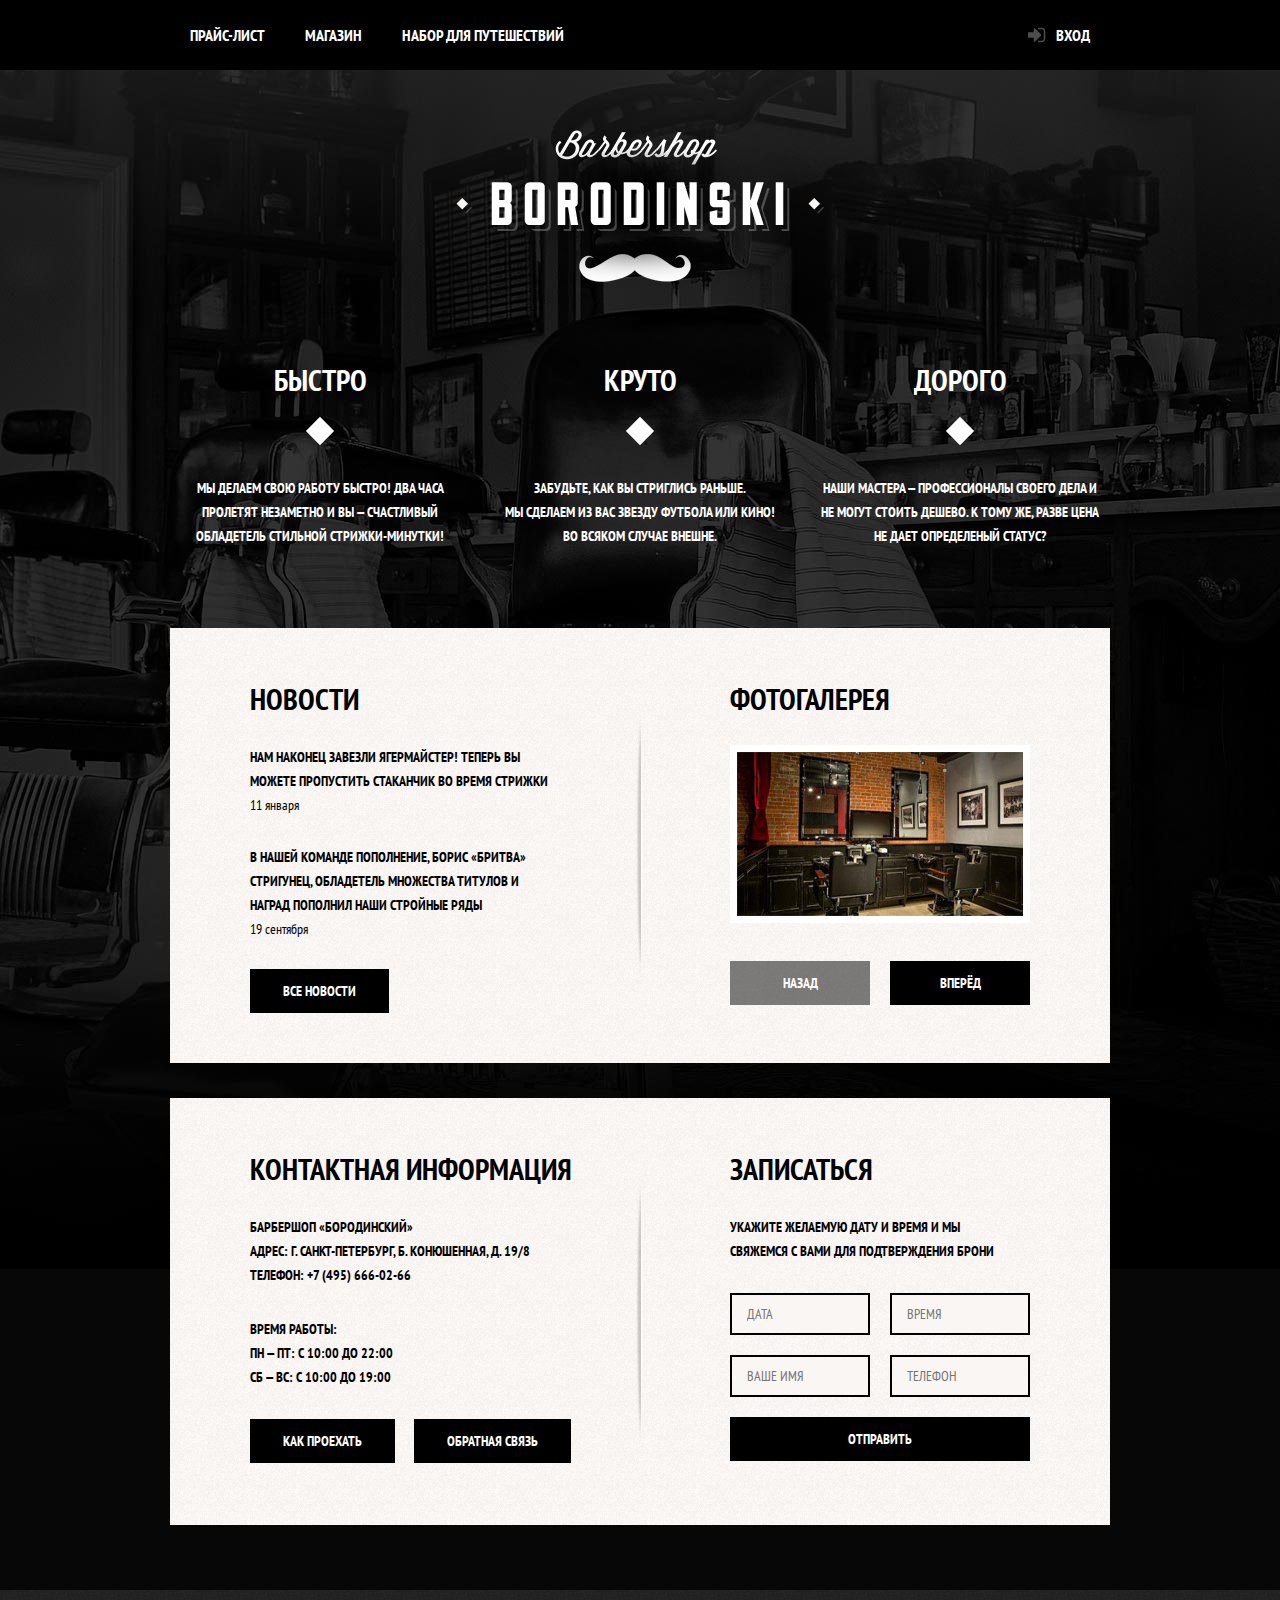
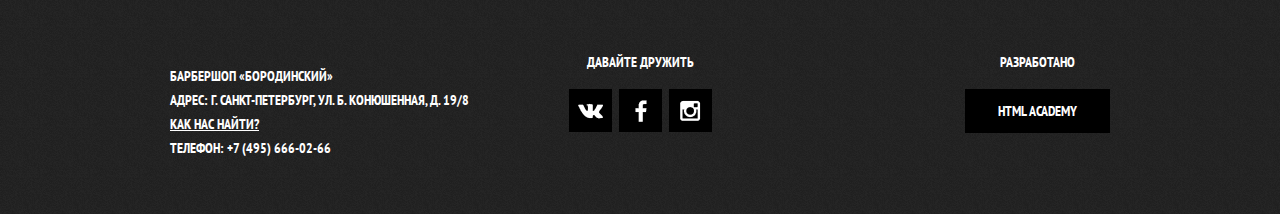
<file: index.html>
<html lang="ru">

<head>
    <meta charset="UTF-8">
    <meta http-equiv="Cache-Control" content="no-cache">
    <title>Барбершоп бородинский жопинский</title>
    <link rel="stylesheet" href="css/style.css">
    <link href="https://fonts.googleapis.com/css?family=PT+Sans+Narrow:400,700&amp;subset=cyrillic" rel="stylesheet">

</head>

<body class="index">
    <header class="main-header">
        <div class="container clearfix">
            <nav class="main-navigation">
                <ul>
                    <li><a href="price.html">Прайс-лист</a></li>
                    <li><a href="shop.html">Магазин</a></li>
                    <li><a href="item.html">НАБОР ДЛЯ ПУТЕШЕСТВИЙ</a></li>
                </ul>
            </nav>
            <div class="user-block">
                <a class="login" href="#">Вход</a>
            </div>
        </div>
    </header>

    <main class="container">
        <div class="index-logo">
            <img src="img/index-logo.png" alt="Барбершоп бородинский" width="368" height="204">
        </div>
        <section class="features clearfix">
            <div class="features-item">
                <b class="features-name">Быстро</b>
                <p>Мы делаем свою работу быстро! два часа пролетят незаметно и вы — счастливый обладетель стильной стрижки-минутки!</p>
            </div>
            <div class="features-item">
                <b class="features-name">Круто</b>
                <p>Забудьте, как вы стриглись раньше.<br>Мы сделаем из вас звезду футбола или кино! во всяком случае внешне.</p>
            </div>
            <div class="features-item">
                <b class="features-name">Дорого</b>
                <p>Наши мастера — профессионалы своего дела и не могут стоить дешево. к тому же, разве цена не дает определеный статус?</p>
            </div>
        </section>

        <div class="index-content clearfix">
            <div class="index-content-left">
                <h2 class="index-content-title">Новости</h2>
                <ul class="news-preview">
                    <li>
                        <p>Нам наконец завезли ягермайстер! теперь вы можете пропустить стаканчик во время стрижки</p>
                        <time datetime="2016-01-11">11 января</time>
                    </li>
                    <li>
                        <p>В нашей команде пополнение, борис «бритва» стригунец, обладетель множества титулов и наград пополнил наши стройные ряды</p>
                        <time datetime="2016-19-09">19 сентября</time>
                    </li>
                </ul>
                <a href="#" class="btn">Все новости</a>
            </div>
            <div class="index-content-right">
                <h2 class="index-content-title">Фотогалерея</h2>
                <div class="gallery">
                    <figure class="gallery-content">
                        <img src="img/photo-1.jpg" alt="" width="286" height="164">
                    </figure>
                    <button class="btn disabled gallery-prev">Назад</button>
                    <button class="btn gallery-next">Вперёд</button>
                </div>
            </div>

        </div>

        <div class="index-content clearfix">
            <div class="index-content-left">
                <h2 class="index-content-title">Контактная информация</h2>
                <p>Барбершоп «Бородинский» <br> адрес: г. Санкт-Петербург, б. Конюшенная, д. 19/8 <br> телефон: +7 (495) 666-02-66 </p>

                <p>время работы: <br> пн — пт: с 10:00 до 22:00 <br> сб — вс: с 10:00 до 19:00</p>
                <a href="#" class="btn js-open-map">Как проехать</a>
                <a href="#" class="btn">Обратная связь</a>
            </div>
            <div class="index-content-right">
                <h2 class="index-content-title">Записаться</h2>
                <p>Укажите желаемую дату и время и мы свяжемся с вами для подтверждения брони</p>
                <form action="https://echo.htmlacademy.ru" method="post" class="appointment-form">
                    <input type="text" name="date" value="" placeholder="Дата">
                    <input type="text" name="time" value="" placeholder="Время">
                    <input type="text" name="name" value="" placeholder="Ваше имя">
                    <input type="tel" name="phone" value="" placeholder="Телефон">
                    <button class="btn" type="submit">Отправить</button>
                </form>
            </div>
        </div>

    </main>

    <footer class="main-footer index">
        <div class="container clearfix">
            <section class="footer-contacts">
                <p>Барбершоп «Бородинский» <br> адрес: г. Санкт-Петербург, ул. б. Конюшенная, д. 19/8 <br>
                    <a href="#">Как нас найти?</a> <br> телефон: +7 (495) 666-02-66</p>
            </section>
            <section class="footer-social">
                <p>Давайте дружить</p>
                <a href="#" class="social-btn social-btn-vk">Вконтакте</a>
                <a href="#" class="social-btn social-btn-fb">Фейсбук</a>
                <a href="#" class="social-btn social-btn-inst">Инстаграм</a>
            </section>
            <section class="footer-copyright">
                <p>Разработано</p>
                <a href="#" class="btn">html academy</a>
            </section>
        </div>
    </footer>

    <div class="modal-content">
        <button class="modal-content-close" type="button" title="Закрыть">Закрыть</button>
        <h2 class="modal-content-title">Личный кабинет</h2>
        <p>Введите свой логин и пароль</p>
        <form action="https://echo.htmlacademy.ru" method="post" class="login-form">
            <input type="text" name="login" class="icon-user" placeholder="Логин" required>
            <input type="password" class="icon-password" name="password" placeholder="Пароль" required>
            <label class="login-checkbox">
                <input type="checkbox" name="remember">
                <span class="checkbox-indicator"></span>
                Запомните меня
            </label>
            <a href="#" class="restore">Я забыл пароль!</a>
            <button class="btn">Войти</button>
        </form>
    </div>
    <div class="modal-content-map">
        <button class="modal-content-close" type="button" title="Закрыть">Закрыть</button>
        <iframe src="https://www.google.com/maps/embed?pb=!1m18!1m12!1m3!1d1998.5991043651577!2d30.3208946158674!3d59.93879418187627!2m3!1f0!2f0!3f0!3m2!1i1024!2i768!4f13.1!3m3!1m2!1s0x4696310fca5ba729%3A0xea9c53d4493c879f!2z0JHQvtC70YzRiNCw0Y8g0JrQvtC90Y7RiNC10L3QvdCw0Y8g0YPQuy4sIDE5LCDQodCw0L3QutGCLdCf0LXRgtC10YDQsdGD0YDQsywgMTkxMTg2!5e0!3m2!1sru!2sru!4v1496093606649"
            width="766" height="561" frameborder="0" style="border:0" allowfullscreen></iframe>
        <div id="yandex-map"></div>
    </div>
    <div class="modal-overlay"></div>

    <script>
        var login = document.querySelector(".login");
        var popup = document.querySelector(".modal-content");
        var close = document.querySelector(".modal-content-close");
        var overlay = document.querySelector(".modal-overlay");
        var mapOpen = document.querySelector(".js-open-map");
        var mapPopup = document.querySelector(".modal-content-map");
        var mapClose = mapPopup.querySelector(".modal-content-close");

        login.addEventListener("click", function(event) {
            event.preventDefault();
            popup.classList.add("modal-content-show");
            overlay.classList.add("modal-content-show");
        });

        close.addEventListener("click", function(event) {
            popup.classList.remove("modal-content-show");
            overlay.classList.remove("modal-content-show");
        });

        overlay.addEventListener("click", function(event) {
            popup.classList.remove("modal-content-show");
            overlay.classList.remove("modal-content-show");
            mapPopup.classList.remove("modal-content-show");
        });

        window.addEventListener("keydown", function(event) {
            if (event.keyCode === 27) {
                popup.classList.remove("modal-content-show");
                overlay.classList.remove("modal-content-show");
                mapPopup.classList.remove("modal-content-show");
            }
        });

        mapOpen.addEventListener("click", function(event) {
            event.preventDefault();
            mapPopup.classList.add("modal-content-show");
            overlay.classList.add("modal-content-show");
        });

        mapClose.addEventListener("click", function(event) {
            mapPopup.classList.remove("modal-content-show");
            overlay.classList.remove("modal-content-show");
        });

        document.write('<script src="http://' + (location.host || 'localhost').split(':')[0] + ':35729/livereload.js?snipver=1"></' + 'script>')
    </script>
</body>

</html>
</file>
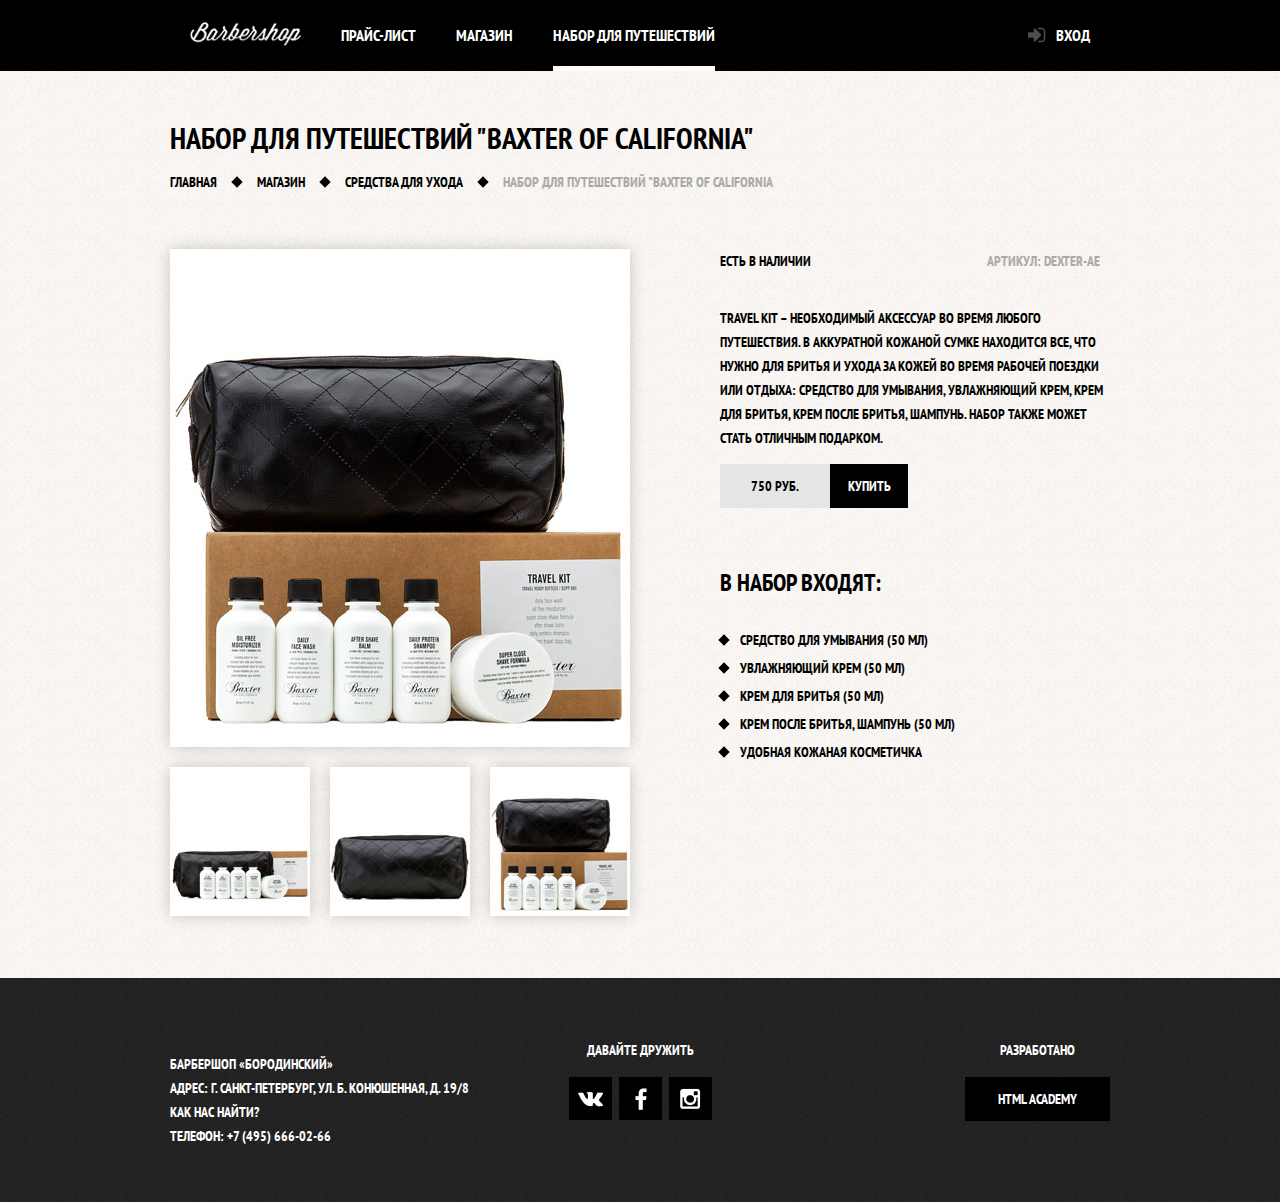
<file: item.html>
<html lang="ru">
<head>
    <meta charset="UTF-8">
    <meta http-equiv="Cache-Control" content="no-cache">
    <title>Набор для путешествий</title>
    <link rel="stylesheet" href="css/style.css">
    <link href="https://fonts.googleapis.com/css?family=PT+Sans+Narrow:400,700&amp;subset=cyrillic" rel="stylesheet">
</head>
<body>
    <header class="main-header">
        <div class="container clearfix">
            <nav class="main-navigation">
                <a href="index.html" class="logo-inner"><img src="img/inner-logo.png" alt="Главная страница" width="111" height="24"></a>
                <ul>
                    <li><a href="price.html">Прайс-лист</a></li>
                    <li><a href="shop.html">Магазин</a></li>
                    <li class="active"><a href="item.html">НАБОР ДЛЯ ПУТЕШЕСТВИЙ</a></li>
                </ul>
            </nav>
            <div class="user-block">
                <a class="login" href="#">Вход</a>
            </div>
        </div>
    </header>
    
    <main class="item container">
        <div class="inner-page-title">
            <h1 class="page-title">Набор для путешествий "BAXTER OF CALIFORNIA"</h1>
            <ul class="breadcrumbs">
                <li><a href="index.html">Главная</a></li>
                <li><a href="shop.html">Магазин</a></li>
                <li><a href="#">Средства для ухода</a></li>
                <li><a class="inactive">Набор для путешествий "BAXTER OF CALIFORNIA</a></li>
            </ul>
        </div>
      
        <div class="inner-content">
         <div class="inner-columns clearfix">
            <div class="column-left">
              <div class="photo-large">
                <img src="img/item-large.jpg" alt="фотография набора" width=460 height=498/>
              </div>
              <div class="photo-preview">
                <img src="img/item-small-1.jpg" alt="фотография набора" width=140 height=149/>
                <img src="img/item-small-2.jpg" alt="фотография набора" width=140 height=149/>
                <img src="img/item-small-3.jpg" alt="фотография набора" width=140 height=149/>
              </div>
            </div>
            <div class="column-right">
              <div class="available">
                  <span>есть в наличии</span>
                  <span class="inactive">артикул: dexter-ae</span>
              </div>
              <p>Travel Kit – необходимый аксессуар во время любого путешествия. В аккуратной кожаной сумке находится все, что нужно для бритья и ухода за кожей во время рабочей поездки или отдыха: средство для умывания, увлажняющий крем, крем для бритья, крем после бритья, шампунь. Набор также может стать отличным подарком.</p>
              <div class="buy">
                        <span>750 руб.</span><a href="#" class="btn">Купить</a>
              </div>
              <h2>В набор входят:</h2>
              <ul class="custom-list-1 list-tight">
                <li>Средство для умывания (50 мл)</li>
                <li>Увлажняющий крем (50 мл)</li>
                <li>Крем для бритья (50 мл)</li>
                <li>Крем после бритья, шампунь (50 мл)</li>
                <li>Удобная кожаная косметичка</li>
              </ul>
            </div>
</div>
        </div>
        
    </main>
    
    <footer class="main-footer item">
        <div class="container clearfix">
            <section class="footer-contacts">
                <p>Барбершоп «Бородинский» <br>
                адрес: г. Санкт-Петербург, ул. б. Конюшенная, д. 19/8 <br>
                Как нас найти? <br>
                телефон: +7 (495) 666-02-66</p>
            </section>
            <section class="footer-social">
                <p>Давайте дружить</p>
                <a href="#" class="social-btn social-btn-vk">Вконтакте</a>
                <a href="#" class="social-btn social-btn-fb">Фейсбук</a>
                <a href="#" class="social-btn social-btn-inst">Инстаграм</a>
            </section>
            <section class="footer-copyright">
                <p>Разработано</p>
                <a href="#" class="btn">html academy</a>
            </section>
        </div>
    </footer>

    <script>document.write('<script src="http://' + (location.host || 'localhost').split(':')[0] + ':35729/livereload.js?snipver=1"></' + 'script>')</script>
</body>
</html>
</file>
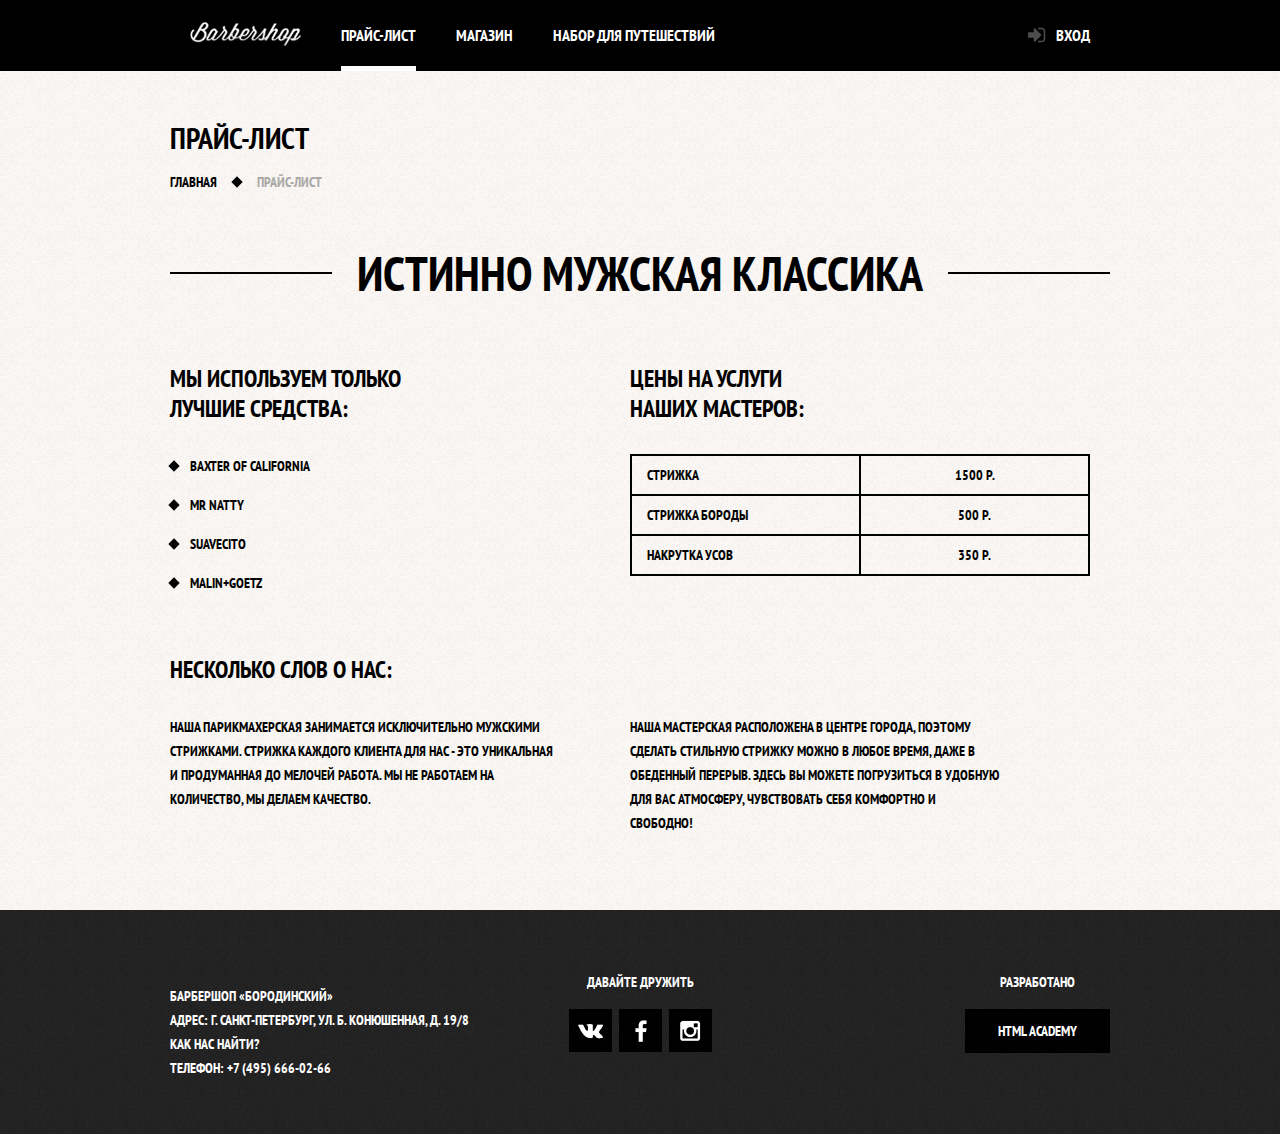
<file: price.html>
<html lang="ru">
<head>
    <meta charset="UTF-8">
    <meta http-equiv="Cache-Control" content="no-cache">
    <title>Прайс-лист</title>
    <link rel="stylesheet" href="css/style.css">
    <link href="https://fonts.googleapis.com/css?family=PT+Sans+Narrow:400,700&amp;subset=cyrillic" rel="stylesheet">

</head>
<body>
    <header class="main-header">
        <div class="container clearfix">
            <nav class="main-navigation">
                <a href="index.html" class="logo-inner"><img src="img/inner-logo.png" alt="Главная страница" width="111" height="24"></a>
                <ul>
                    <li class="active"><a>Прайс-лист</a></li>
                    <li><a href="shop.html">Магазин</a></li>
                    <li><a href="item.html">НАБОР ДЛЯ ПУТЕШЕСТВИЙ</a></li>
                </ul>
            </nav>
            <div class="user-block">
                <a class="login" href="#">Вход</a>
            </div>
        </div>
    </header>
    
    <main class="container price">

      <div class="inner-page-title">
        <h1 class="page-title">Прайс-лист</h1>
        <ul class="breadcrumbs">
           <li>
              <a href="index.html">Главная</a>
           </li>
           <li><a class="inactive">Прайс-лист</a></li>
        </ul>
      </div>

        <div class="inner-content">
          <div class="tagline">
            <h2>Истинно мужская классика</h2>
          </div>
          <div class="inner-columns clearfix">
            <div class="column-left">
              <h2>Мы используем только<br> лучшие средства:</h2>
              <ul class="custom-list-1">
                <li>BAXTER OF CALIFORNIA</li>
                <li>MR NATTY</li>
                <li>SUAVECITO</li>
                <li>MALIN+GOETZ</li>
              </ul>
            </div>
          <div class="column-right">
            <h2>Цены на услуги<br> наших мастеров:</h2>

              <table class="prices-table">
                <tr>
                  <td>Стрижка</td>
                  <td>1500 р.</td>
                </tr>
                <tr>
                  <td>Стрижка бороды</td> 
                  <td>500 р.</td>
                </tr>
                <tr>
                  <td>Накрутка усов</td> 
                  <td>350 р.</td>
                </tr>
              </table>
          </div> 

        <div class="inner-columns clearfix">
          <h2>Несколько слов о нас:</h2>
          <div class="about-us">
          <div class="column-left">
            <p>Наша парикмахерская занимается исключительно мужскими стрижками. Стрижка каждого клиента для нас - это уникальная и продуманная до мелочей работа. Мы не работаем на количество, мы делаем качество.</p>
          </div>
          <div class="column-right">
            <p>Наша мастерская расположена в центре города, поэтому сделать стильную стрижку можно в любое время, даже в обеденный перерыв. Здесь вы можете погрузиться в удобную для вас атмосферу, чувствовать себя комфортно и свободно!</p>  
          </div>  
          </div>  
        </div>
      </div>
    </main>
    
    <footer class="main-footer price">
        <div class="container clearfix">
            <section class="footer-contacts">
                <p>Барбершоп «Бородинский» <br>
                адрес: г. Санкт-Петербург, ул. б. Конюшенная, д. 19/8 <br>
                Как нас найти? <br>
                телефон: +7 (495) 666-02-66</p>
            </section>
            <section class="footer-social">
                <p>Давайте дружить</p>
                <a href="#" class="social-btn social-btn-vk">Вконтакте</a>
                <a href="#" class="social-btn social-btn-fb">Фейсбук</a>
                <a href="#" class="social-btn social-btn-inst">Инстаграм</a>
            </section>
            <section class="footer-copyright">
                <p>Разработано</p>
                <a href="#" class="btn">html academy</a>
            </section>
        </div>
    </footer>

    <script>document.write('<script src="http://' + (location.host || 'localhost').split(':')[0] + ':35729/livereload.js?snipver=1"></' + 'script>')</script>
</body>
</html>
</file>
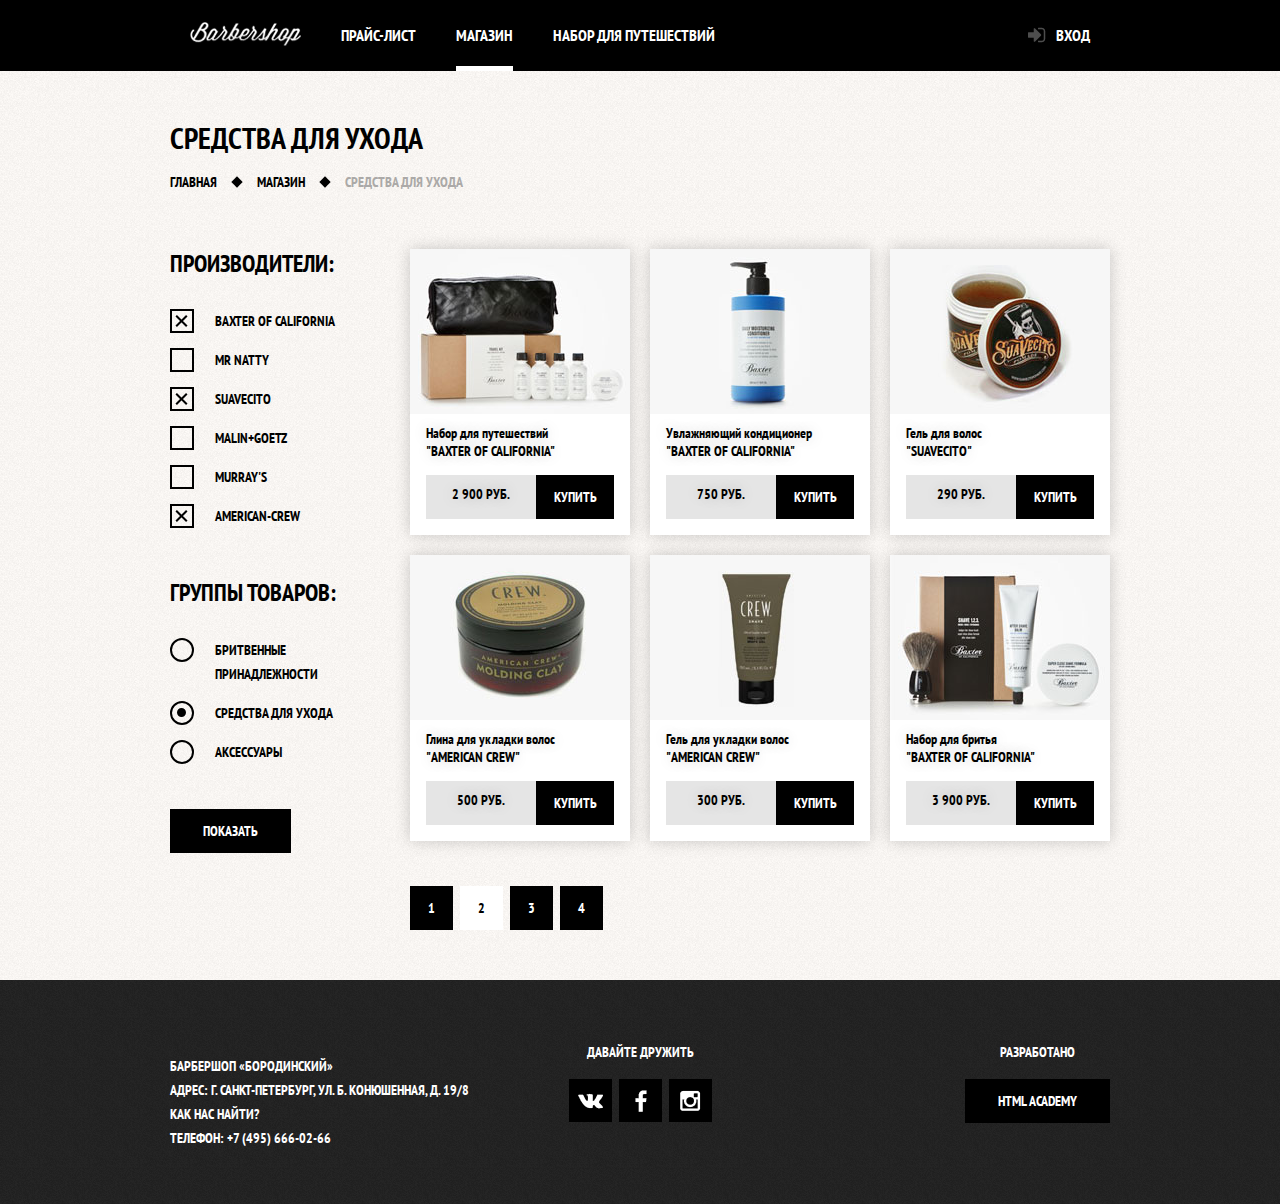
<file: shop.html>
<html lang="ru">
<head>
    <meta charset="utf-8">
    <meta http-equiv="Cache-Control" content="no-cache">
    <title>Магазин</title>
    <link rel="stylesheet" href="css/style.css">
    <link href="https://fonts.googleapis.com/css?family=PT+Sans+Narrow:400,700&amp;subset=cyrillic" rel="stylesheet">
    
</head>

<body>
  <header class="main-header">
    <div class="container clearfix">
            <nav class="main-navigation">
                <a href="index.html" class="logo-inner"><img src="img/inner-logo.png" alt="Главная страница" width="111" height="24"></a>
                <ul>
                    <li><a href="price.html">Прайс-лист</a></li>
                    <li class="active"><a href="shop.html">Магазин</a></li>
                    <li><a href="item.html">НАБОР ДЛЯ ПУТЕШЕСТВИЙ</a></li>
                </ul>
            </nav>
            <div class="user-block">
                <a class="login"  href="#">Вход</a>
            </div>
          </div>
        </header>


    <main class="shop container">
        <div class="inner-page-title">
            <h1 class="page-title">Средства для ухода</h1>
            <ul class="breadcrumbs">
                <li><a href="index.html">Главная</a></li>
                <li><a href="shop.html">Магазин</a></li>
                <li><a class="inactive"> Средства для ухода</a></li>
            </ul>
        </div>
        <div class="inner-content clearfix">
            <div class="shop-sidebar">
                <form action="https://echo.htmlacademy.ru" method="post">
                    <h2>Производители:</h2>
                    <ul class="manufacturer-group custom-list-2">
                        <li>
                           <label class="manufacturer-checkbox">
                                <input type="checkbox" name="manufacturer-1" checked>
                                <span class="checkbox-indicator"></span>BAXTER OF CALIFORNIA
                            </label>
                        </li>

                        <li>
                            <label class="manufacturer-checkbox">
                                <input type="checkbox" name="manufacturer-2">
                                <span class="checkbox-indicator"></span>
                                MR NATTY
                            </label>
                        </li>

                        <li>
                            <label class="manufacturer-checkbox">
                                <input type="checkbox" name="manufacturer-3" checked>
                                <span class="checkbox-indicator"></span>
                                SUAVECITO
                           </label>
                        </li>

                        <li>
                            <label class="manufacturer-checkbox">
                                <input type="checkbox" name="manufacturer-4">
                                <span class="checkbox-indicator"></span>
                                MALIN+GOETZ
                            </label>
                        </li>

                        <li>
                            <label class="manufacturer-checkbox">
                                <input type="checkbox" name="anufacturer-5">
                                <span class="checkbox-indicator"></span>
                                MURRAY'S
                            </label>
                        </li>

                        <li>
                            <label class="manufacturer-checkbox">
                                <input type="checkbox" name="manufacturer-6" checked>
                                <span class="checkbox-indicator"></span>AMERICAN-CREW
                            </label>
                        </li>
                    </ul>
                    <h2>Группы товаров:</h2>
                    <ul class="items-group custom-list-2">
                        <li>
                            <label class="item-radiobutton">
                                <input type="radio" name="item-group" value="1">
                                <span class="checkbox-indicator"></span>Бритвенные принадлежности
                            </label>
                        </li>

                        <li>
                            <label class="item-radiobutton">
                                <input type="radio" name="item-group" value="2" checked>
                                <span class="checkbox-indicator"></span>Средства для ухода
                            </label>
                        </li>

                        <li>
                            <label class="item-radiobutton">
                                <input type="radio" name="item-group" value="3">
                                <span class="checkbox-indicator"></span>
                                Аксессуары
                            </label>
                        </li>
                    </ul>
                    <button type="submit" class="btn">Показать</button>
                </form>
            </div>

            <div class="shop-items">
                <div class="shop-item">
                    <img src="img/shop-preview-1.jpg" alt="Набор для путешествий" width="220" height="165">
                    <div class="item-description">
                        <a href="#">
                            <span class="small-text">Набор для путешествий</span><br><span>"BAXTER OF CALIFORNIA"</span>
                        </a>
                    </div>
                    <div class="buy">
                        <span>2 900 руб.</span><a href="#" class="btn">Купить</a>
                    </div>
                </div>

                <div class="shop-item">
                    <img src="img/shop-preview-2.jpg" alt="Увлажняющий кондиционер" width="220" height="165">
                    <div class="item-description">
                        <a href="#">
                            <span class="small-text">Увлажняющий кондиционер</span><br><span>"BAXTER OF CALIFORNIA"</span>
                        </a>
                    </div>
                    <div class="buy">
                        <span>750 руб.</span><a href="#" class="btn">Купить</a>
                    </div>
                </div>

                <div class="shop-item">
                    <img src="img/shop-preview-3.jpg" alt="Гель для волос" width="220" height="165">
                    <div class="item-description">
                        <a href="#">
                            <span class="small-text">Гель для волос</span><br><span>"SUAVECITO"</span>
                        </a>
                    </div>
                    <div class="buy">
                        <span>290 руб.</span><a href="#" class="btn">Купить</a>
                    </div>
                </div>

                <div class="shop-item">
                    <img src="img/shop-preview-4.jpg" alt="Глина для укладки волос" width="220" height="165">
                    <div class="item-description">
                        <a href="#">
                            <span class="small-text">Глина для укладки волос<br><span>"AMERICAN CREW"</span>
                        </a>
                    </div>
                    <div class="buy">
                        <span>500 руб.</span><a href="#" class="btn">Купить</a>
                    </div>
                </div>

                <div class="shop-item">
                    <img src="img/shop-preview-5.jpg" alt="Гель для укладки волос" width="220" height="165">
                    <div class="item-description">
                        <a href="#">
                            <span class="small-text">Гель для укладки волос<br><span>"AMERICAN CREW"</span>
                        </a>
                    </div>
                    <div class="buy">
                        <span>300 руб.</span><a href="#" class="btn">Купить</a>
                    </div>
                </div>

                <div class="shop-item">
                    <img src="img/shop-preview-6.jpg" alt="Набор для путешествий" width="220" height="165">
                    <div class="item-description">
                        <a href="#">
                            <span class="small-text">Набор для бритья<br><span>"BAXTER OF CALIFORNIA"</span>
                        </a>
                    </div>
                    <div class="buy">
                        <span>3 900 руб.</span><a href="#" class="btn">Купить</a>
                    </div>
                </div>
                <div class="paginator">
                    <a class="btn" href="#">1</a>
                    <a class="btn active">2</a>
                    <a class="btn" href="#">3</a>
                    <a class="btn" href="#">4</a>
                </div> 
            </div>  
        </div>
    </main>

    <footer class="main-footer shop">
        <div class="container clearfix">
            <section class="footer-contacts">
                <p>Барбершоп «Бородинский» <br> адрес: г. Санкт-Петербург, ул. б. Конюшенная, д. 19/8 <br> Как нас найти? <br> телефон: +7 (495) 666-02-66</p>
            </section>
            <section class="footer-social">
                <p>Давайте дружить</p>
                <a href="#" class="social-btn social-btn-vk">Вконтакте</a>
                <a href="#" class="social-btn social-btn-fb">Фейсбук</a>
                <a href="#" class="social-btn social-btn-inst">Инстаграм</a>
            </section>
            <section class="footer-copyright">
                <p>Разработано</p>
                <a href="#" class="btn">html academy</a>
            </section>
        </div>
    </footer>

    <script>
    var link = document.querySelector(".login");
    link.addEventListener("click", function() {
        console.log("Клик");
    });
    document.write('<script src="http://' + (location.host || 'localhost').split(':')[0] + ':35729/livereload.js?snipver=1"></' + 'script>')</script>
</body>

</html>
</file>
<file: css/style.css>
body {
  font-family: "PT Sans Narrow", "Arial", sans-serif;
  font-size: 14px;
  font-weight: bold;
  text-transform: uppercase;
  line-height: 24px;
  background: #f8f5f2 url("../img/bg-pattern.png");
  margin: 0;
  min-width: 960px;
}
body.index {
    color: #ffffff;
    background: #070707 url(../img/body-bg-alternative.jpg) no-repeat center top;
}
.clearfix {
    display: table;
    content: "";
    clear: both;
}
.container {
    width: 940px;
    padding: 0 10px;
    margin: 0 auto;
}
.main-header {
  background-color: #000000;
  margin-bottom: 55px; 
}
.index .main-header {
    margin-bottom: 60px;
}
.main-navigation {
    width: 780px;
    float: left;
}
.main-navigation ul {
    margin: 0;
    padding: 0;
    list-style: none;
    font-size: 0;
}
.main-navigation li {
    display: inline-block;
    vertical-align: top;
    font-size: 16px;
    line-height: 20px;
}
.main-navigation a {
    display: block;
    text-decoration: none;
    color: #ffffff;
    padding: 25px 20px;
}
.main-navigation a:hover {
    background-color: #242424;
}
.main-navigation .active {
    position: relative;
    background-color: none;
}
.main-navigation .active a:hover {
    background: none;
}
.main-navigation .active::after {
    content: "";
    position: absolute;
    height: 5px;
    background-color: #ffffff;
    right: 20px;
    bottom: -1px;
    left: 20px;
}
.main-navigation .logo-inner {
    float: left;
    width: 111px;
    height: 24px;
    padding-top: 22px;
}
.user-block {
    max-width: 140px;
    float: right;
}
.login {
    position: relative;
    display: inline-block;
    vertical-align: top;
    padding: 25px 20px;
    padding-left: 50px; 
    font-size: 16px;
    line-height: 20px;
    text-decoration: none;
    color: #ffffff;
}
.login:hover {
    background-color: #242424;
}
.login:hover::before {
    opacity: 1;
}
.login::before {
    content: "";
    position: absolute;
    top: 27px;
    left: 22px;
    width: 18px;
    height: 16px;
    background: url("../img/spritesheet-better.png") no-repeat;
    opacity: 0.3;
    background-position: -20px -323px;
}
.index-logo {
    height: 204px;
    width: 368px;
    margin: 0 auto;
    margin-bottom: 25px;
}
.index-logo img {
    height: 204px;
    width: 368px;
}
.features {
    margin-bottom: 80px;
}
.features-name {
    position: relative;
    display: block;
    margin-bottom: 35px;
    padding-bottom: 40px;
	font-size: 30px;
    line-height: 42px;
}
.features-item {
    float: left;
    width: 300px;
    margin-right: 20px; 
    text-align: center;
}
.features-item:last-child {
    margin-right: 0;
}
.features-item p {
    margin: 10px;
    margin-bottom: 0;
}
.features-name::after {
    content: "";
    position: absolute;
    bottom: 0;
    left: 50%;
    margin-left: -10px;
    width: 20px;
    height: 20px;
    background-color: #ffffff;
    transform: rotate(45deg);
}
.index-content {
    width: 780px;
    padding: 50px 80px;
    background: url("../img/index-content-shadow.png") no-repeat center,
                #f8f5f2 url("../img/bg-pattern.png");
	color: #000000; 
    margin-bottom: 35px;
}
.index-content-left {
    float: left;
    width: 380px;
}
.index-content-right {
    float: right;
    width: 300px;
}
.page-title {
    margin: 0;
	font-size: 30px;
    margin-bottom: 20px;
}
/*.list-title {
    margin: 0;
	font-size: 24px;
    margin-bottom: 35px;
}*/
.index-content-title {
    margin: 0;
    margin-bottom: 25px;
    font-size: 30px;
    line-height: 42px;
}
.index-content-left p {
    margin: 0;
    margin-bottom: 30px;
    padding-right: 80px;
}
.index-content-right p {
    margin: 0;
    margin-bottom: 30px;
    padding-right: 10px;
}
.news-preview {
	list-style: none;
    margin: 0;
    padding: 0;
}
.news-preview li { 
    margin-bottom: 28px;
}
.news-preview p {
    margin-bottom: 0;
}
.news-preview time {
	font-size: 14px;
	text-transform: lowercase;
	font-weight: normal;
}
.btn {
    display: inline-block;
    vertical-align: top;
    text-align: center;
    padding: 10px 33px;
    margin-right: 16px;
    font-weight: bold;
    font-size: 14px;
    line-height: 24px;
    font-family: "PT Sans Narrow", "Arial", sans-serif; 
    color: #ffffff;
    text-transform: uppercase;
    text-decoration: none;
    background-color: #000000;
    border: none;
    outline: none;
    cursor: pointer;
}
.btn:hover,
.btn:active {
    background-color: #663d15;
}
.btn.disabled,
.btn:disabled {
    cursor: default;
    opacity: 0.5;
}
.btn.disabled:hover,
.btn:disabled:hover {
    background-color: #000000;
}
.gallery {
    position: relative;
    height: 260px;
}
.gallery-content {
    height: 164px;
    margin: 0;
    background-color: #cccccc;
    border: 7px solid #ffffff;
}
.gallery-content img {
    width: 286px;
    height: 164px;
}
.gallery .btn {
    position: absolute;
    bottom: 0;
    width: 140px;
    margin: 0;
}
.gallery-prev {
    left: 0;
}
.gallery-next {
    right: 0;
}
.appointment-form input {
    float: left;
    box-sizing: border-box;
    width: 140px;
    margin-right: 20px;
    margin-bottom: 20px;
    padding: 7px 15px;
    background-color: #f9f6f3;
    border: 2px solid #000000;
    outline: none;
    font-size: 14px;
    line-height: 24px;
    font-family: "PT Sans Narrow", "Arial", sans-serif; 
    text-transform: uppercase;
}
.appointment-form input:nth-child(2n) {
    margin-right: 0;
}
.appointment-form input:focus {
    border: 2px solid #663d15;
}
.appointment-form .btn {
    clear: both;
    width: 100%;
}
.paginator {
    margin-top: 25px;
}
.paginator .btn {
    box-sizing: border-box;
    margin: 0;
    margin-right: 7px;
    padding: 0;
    padding: 10px 12px;
    width: 43px;
}
.paginator .btn.active {
    background-color: #ffffff;
    color: #000000;
    cursor: default;
}
.inner-content h2 {
    margin-top: 60px;
    margin-bottom: 30px;
    font-size: 24px;
    line-height: 30px;
}
.inner-content h2 + h3 {
    margin-top: 30px;
}
.inner-content p {
    margin: 14px 0;
}
.inner-content table {
	border-collapse: collapse;
}
.inner-content td {
	border: 2px solid #000101;
	font-size: 14px;
	font-weight: bold;
	padding: 10px 15px;
}
.prices-table {
    width: 100%;
}
.prices-table td {
    width: 50%;
}
.prices-table td:last-child {
	text-align: center;
}
.inner-page-title {
    margin-bottom: 55px;
}
.tagline {
    margin-top: 55px;
    margin-bottom: 65px;
    text-align: center;
}
.tagline h2 {
    position: relative;
    display: inline;
    margin: 0;
    padding: 0 25px;
    background: red;
    font-size: 48px;
    line-height: 48px;
    text-align: center;
    z-index: 2;
    background: #f8f3f0 url("../img/bg-pattern.png") repeat;
}
.tagline::after {
    content: "";
    position: relative;
    top: -25px;
    display: block;
    border-bottom: 2px solid #000000; 
    z-index: 1;
}
.custom-list-1 {
    margin: 14px 0;
    padding: 0;
    list-style: none;
}
.custom-list-1 li {
    position: relative;
    margin-bottom: 15px;
    padding-left: 20px;
}
.custom-list-1 li::before {
    content: "";
    position: absolute;
    top: 8px;
    left: 0;
    width: 8px;
    height: 8px;
    background-color: #000000;
    transform: rotate(45deg);
}
.custom-list-2 {
    margin: 14px 0;
    padding: 0;
    list-style: none;
}
.custom-list-2 li {
    position: relative;
    margin-bottom: 15px;
    padding-left: 45px;
}
.manufacturer-checkbox {
    position: relative;
}
.manufacturer-checkbox input[type="checkbox"] + .checkbox-indicator {
    content: "";
    position: absolute;
    width: 20px;
    height: 20px;
    background-color: transparent;
    border: 2px solid black;
    top: -3px;
    left: -45px;
}
.manufacturer-checkbox input[type="checkbox"]:checked + .checkbox-indicator::before,
.manufacturer-checkbox input[type="checkbox"]:checked + .checkbox-indicator::after {
    content: "";
    position: absolute;
    top: 9px;
    left: 2px;
    width: 15px;
    height: 2px;
    background-color: #000000;
}
.manufacturer-checkbox input[type="checkbox"]:checked + .checkbox-indicator::before{
    transform: rotate(45deg);
}
.manufacturer-checkbox input[type="checkbox"]:checked + .checkbox-indicator::after{
    transform: rotate(-45deg);
}
.item-radiobutton {
    position: relative;
}
.item-radiobutton input[type="radio"] + .checkbox-indicator {
    content: "";
    position: absolute;
    width: 20px;
    height: 20px;
    background-color: transparent;
    border: 2px solid black;
    border-radius: 20px;
    top: -3px;
    left: -45px;
}
.item-radiobutton input[type="radio"]:checked + .checkbox-indicator::after{
    content: "";
    position: absolute;
    width: 3px;
    height: 3px;
    background-color: black;
    border: 3.5px solid black;
    border-radius: 10px;
    left: 5px;
    top: 4.5px;
}
.custom-list-2 input {
    display: none;
}
.list-tight li {
    margin-bottom: 4px;
}
.breadcrumbs {
    padding: 0;
	list-style: none;
    font-size: 0;
}
.breadcrumbs a:hover {
    text-decoration: underline;
}
.inactive {
    color: #aba9a7;
}
a.inactive:hover {
    text-decoration: none;
}
.breadcrumbs li {
    position: relative;
    display: inline-block;
    vertical-align: top;
    font-size: 14px;
    line-height: 24px;
    padding-right: 24px;
    margin-right: 16px;

}
.breadcrumbs li::after {
    content: "";
    position: absolute;
    width: 8px;
    height: 8px;
    right: 0;
    top: 8px;
    transform: rotate(45deg);
    background: #000000;
}
.breadcrumbs li:last-child::after {
    content: none;
}
.breadcrumbs a {
	text-decoration: none;
	color: #000000;
}
.breadcrumbs .inactive {
    color: #aba9a7;
}
.manufacturer-group {
	list-style: none;
}
.items-group {
	list-style: none;
}
.photo-preview {
    font-size: 0;
}
.photo-large {
    margin-bottom: 20px;
}
.photo-preview img {
    margin-right: 20px;
}
.photo-preview img:last-child {
    margin-right: 0;
}
.column-left {
    float: left;
}
.column-right {
    float: right;
}
.price .column-right,
.price .column-left {
    width: 460px;
    box-sizing: border-box;
}
.price .column-left *:first-child,
.price .column-right *:first-child {
    margin-top: 0;
}
.price .column-left *:last-child,
.price .column-right *:last-child {
    margin-bottom: 0;
}
.price .column-left {
    padding-right: 20px;
}
.about-us .column-left {
    padding-right: 70px;
}
.about-us .column-right {
    padding-right: 90px;
}
.item .column-right {
    width: 390px;
    margin-left: 90px; 
}
.available {
    margin-bottom: 33px;
}
.shop-sidebar .btn {
    margin-top: 30px;
}
.shop-sidebar {
    width: 220px;
    float: left;
    margin-right: 20px;
}
.shop-sidebar h2 {
    margin-top: 0;
}
.shop-sidebar ul {
    padding: 0;
}
.shop-sidebar input {
    margin-right: 25px;
}
.manufacturer-group {
    margin-bottom: 50px
}
.shop-items {
    float: right;
    width: 700px;
    font-size: 0;
}
.item img,
.shop-item {
box-shadow: 0px 0px 15px 0px rgba(0, 1, 1, 0.2); 
text-shadow: 0px 0px 15px rgba(0, 1, 1, 0.2); 
}
.shop-item {
    display: inline-block;
    background-color: #ffffff;
    min-height: 286px;
    font-size: 14px;
    line-height: 18px;
    width: 220px;
    vertical-align: top;
    margin-right: 20px;
    margin-bottom: 20px;
}
.item-description{
    margin-top: 10px;
    margin-left: 16px;
    margin-right: 16px;
}
.item-description a{
    text-decoration: none;
    color: #000000;
}
.item-description a:hover {
    text-decoration: underline;
}
.shop-item .buy {
    width: 188px;
    margin-top: 15px;
    margin-left: 16px;
    margin-right: 16px;
}
.buy span {
    display: inline-block;
    vertical-align: top;
    text-align: center;
    width: 110px;
    height: 34px;
    padding-top: 10px;
    background-color: #e5e5e5;
}
.buy .btn {
    box-sizing: border-box;
    width: 78px;
    padding: 10px 15px;
    margin-right: 0;

}
.shop-item:nth-child(3n) {
    margin-right: 0;
}
.main-footer {
    padding-top: 60px;
    padding-bottom: 40px;
	background: #232323 url("../img/footer-pattern.png");
	color: #ffffff;
}
.main-footer.index{
    margin-top: 65px;
}
.main-footer.item {
    margin-top: 50px;
}
.main-footer.price {
    margin-top: 75px;
}
.main-footer.shop {
    margin-top: 50px;
}
.footer-contacts {
    float: left;
    width: 320px;
    margin-right: 60px;
}
.footer-contacts a {
    color: #ffffff;
}
.footer-contacts a:hover {
    text-decoration: none;
}
.footer-social {
    float: left;
    width: 180px;
    text-align: center;
}
.footer-social p {
    margin: 0;
    margin-bottom: 15px;
}
.social-btn {
    display: inline-block;
    width: 43px;
    height: 43px;
    margin: 0 2px;
    font-size: 0;
    vertical-align: top;
    text-decoration: none;
    background: #000000 url("../img/spritesheet-better.png") no-repeat center;
    transition: 
        background-position 0.5s,
        background-color 0.5s;
}
.social-btn:hover,
.social-btn:active {
    background-color: #ffffff;
}
.social-btn-vk {
    background-position: -11px -476px;
}
.social-btn-fb {
    background-position: -4px -71px;
}
.social-btn-inst {
    background-position: -9px -194px;
}
.social-btn-vk:hover {
    background-position: -11px -420px;
}
.social-btn-fb:hover {
    background-position: -4px -9px;
}
.social-btn-inst:hover {
    background-position: -9px -133px;
}
.footer-copyright {
    float: right;
    max-width: 180px;
}
.footer-copyright p {
    margin: 0;
    margin-bottom: 15px;
    text-align: center;
}
.footer-copyright .btn {
    margin-right: 0;
}
/*popup*/
.modal-content {
    display: none;
    position: absolute;
    top: 120px;
    left: 50%;
    width: 300px;
    padding: 50px 80px;
    color: #000000;
    background: #f8f3f0 url(../img/bg-pattern.png);
    margin-left: -230px;
    box-shadow: 0 30px 50px rgba(0, 0, 0, 0.7);
    z-index: 11;
}
.modal-content-close {
    position: absolute;
    top: 0;
    right: -34px;
    width: 22px;
    height: 22px;
    font-size: 0;
    border: 0;
    outline: 0;
    background-color: transparent;
    cursor: pointer;
}
.modal-overlay {
    display: none;
    position: fixed;
    top: 0;
    left: 0;
    z-index: 10;
    width: 100%;
    height: 100%;
    background: rgba(0, 0, 0, 0.8);
}
.modal-content-map {
    display: none;
    position: fixed;
    z-index: 11;
    top: 50%;
    left: 50%;
    width: 766px;
    height: 561px;
    margin-top: -280px;
    margin-left: -390px;
    background: #e9e5dc url("../img/map.jpg");
    border: 7px solid white;
    box-shadow: 0 30px 50px rgba(0, 0, 0, 0.7);
}
.modal-content-show {
    display: block;
}
.modal-content-close:before,
.modal-content-close:after {
    content: "";
    position: absolute;
    top: 10px;
    left: 2px;
    width: 19px;
    height: 3px;
    background-color: #d0d0d0;
    border-radius: 1px;
}

.modal-content-close:before {
    transform: rotate(45deg);
}
.modal-content-close:after {
    transform: rotate(-45deg);
}
.modal-content h2 {
    margin: 0;
    margin-bottom: 20px;
    font-size: 30px;
    line-height: 42px;
}
.modal-content p {
    margin: 0;
    margin-bottom: 14px;
}
.modal-content .login-form {
    margin-top: 30px;
    margin-bottom: 10px;
}
.login-form input[type="text"],
.login-form input[type="password"] {
    width: 300px;
    margin: 0;
    margin-bottom: 10px;
    padding: 10px 20px;
    padding-right: 40px;
    font-size: 14px;
    line-height: 24px;
    font-family: "PT Sans Narrow", "Arial", sans-serif;
    color: #000000;
    text-transform: uppercase;
    background-color: #f9f6f3;
    border: 2px solid #000000;
    outline: none;
}
.login-form input:focus {
    border-color: #663d15;
}
.login-form input.icon-user {
    background-image: url("../img/spritesheet-better.png");
    background-repeat: no-repeat;
    background-position: 105% -365px;
}
.login-form input.icon-password {
    background-image: url("../img/spritesheet-better.png");
    background-repeat: no-repeat;
    background-position: 105% -255px;
}
.login-form .restore {
    float: right;
    color: #000000;
}
.login-form .btn {
    width: 100%;
    margin-top: 15px;
}
.login-checkbox input[type="checkbox"] {
    display: none;
}
.login-checkbox {
    position: relative;
    padding-left: 30px;
    cursor: pointer;
}
.login-checkbox:hover {
    color: #663d15;
}
.login-checkbox input[type="checkbox"] + .checkbox-indicator {
    position: absolute;
    top: -3px;
    left: 0;
    width: 17px;
    height: 17px;
    border: 2px solid #000000;
}
.login-checkbox input[type="checkbox"]:checked + .checkbox-indicator::before,
.login-checkbox input[type="checkbox"]:checked + .checkbox-indicator::after {
    content: "";
    position: absolute;
    top: 8px;
    left: 1px;
    width: 15px;
    height: 2px;
    background-color: #000000;
}
.login-checkbox input[type="checkbox"]:checked + .checkbox-indicator::before{
    transform: rotate(45deg);
}
.login-checkbox input[type="checkbox"]:checked + .checkbox-indicator::after{
    transform: rotate(-45deg);
}
span.inactive {
    float: right;
    margin-right: 10px;
}
.small-text {
    text-transform: none;
}
@keyframes blink {
    33% {
        background-color: black;
        color: white;
    }
    66% {
        background-color: white;
        color: black;
    }
}
.js-open-map {
    animation-name: blink;
    animation-duration: 1s;
    animation-iteration-count: infinite; 
}
</file>
